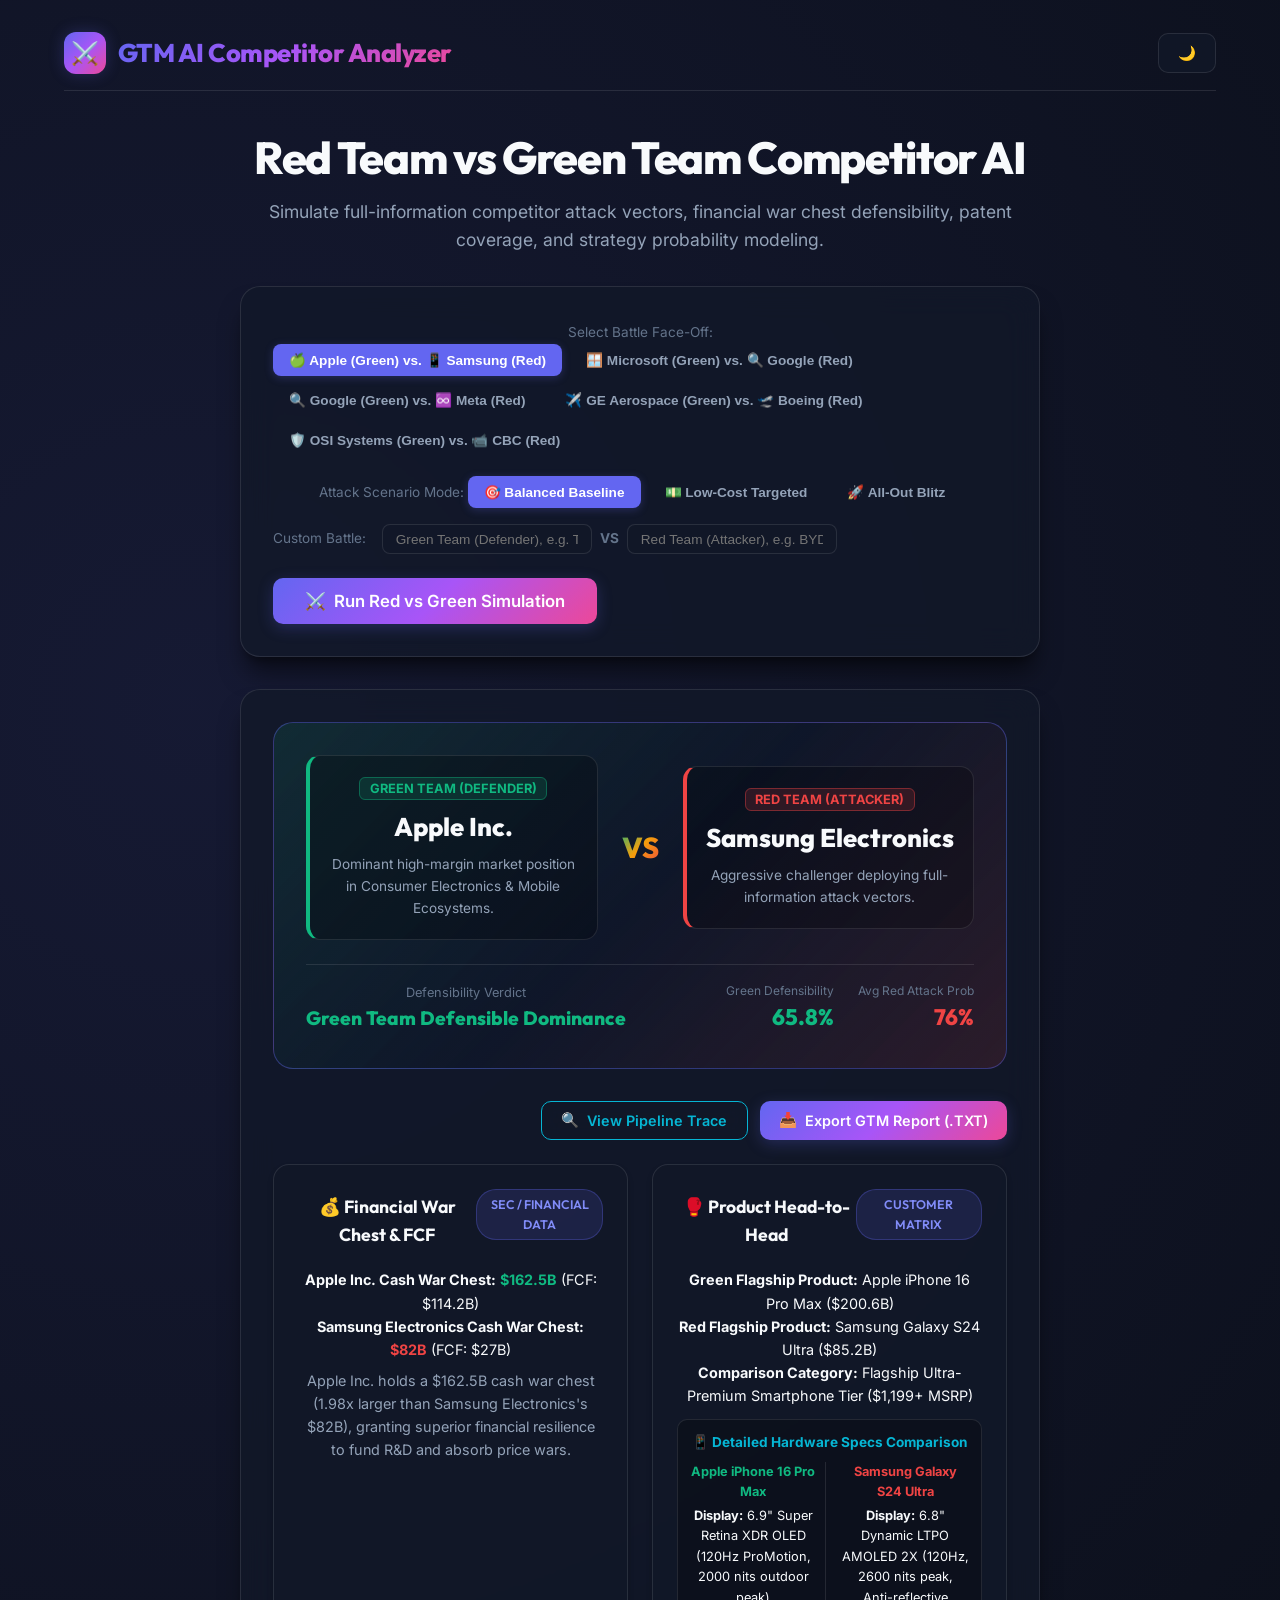
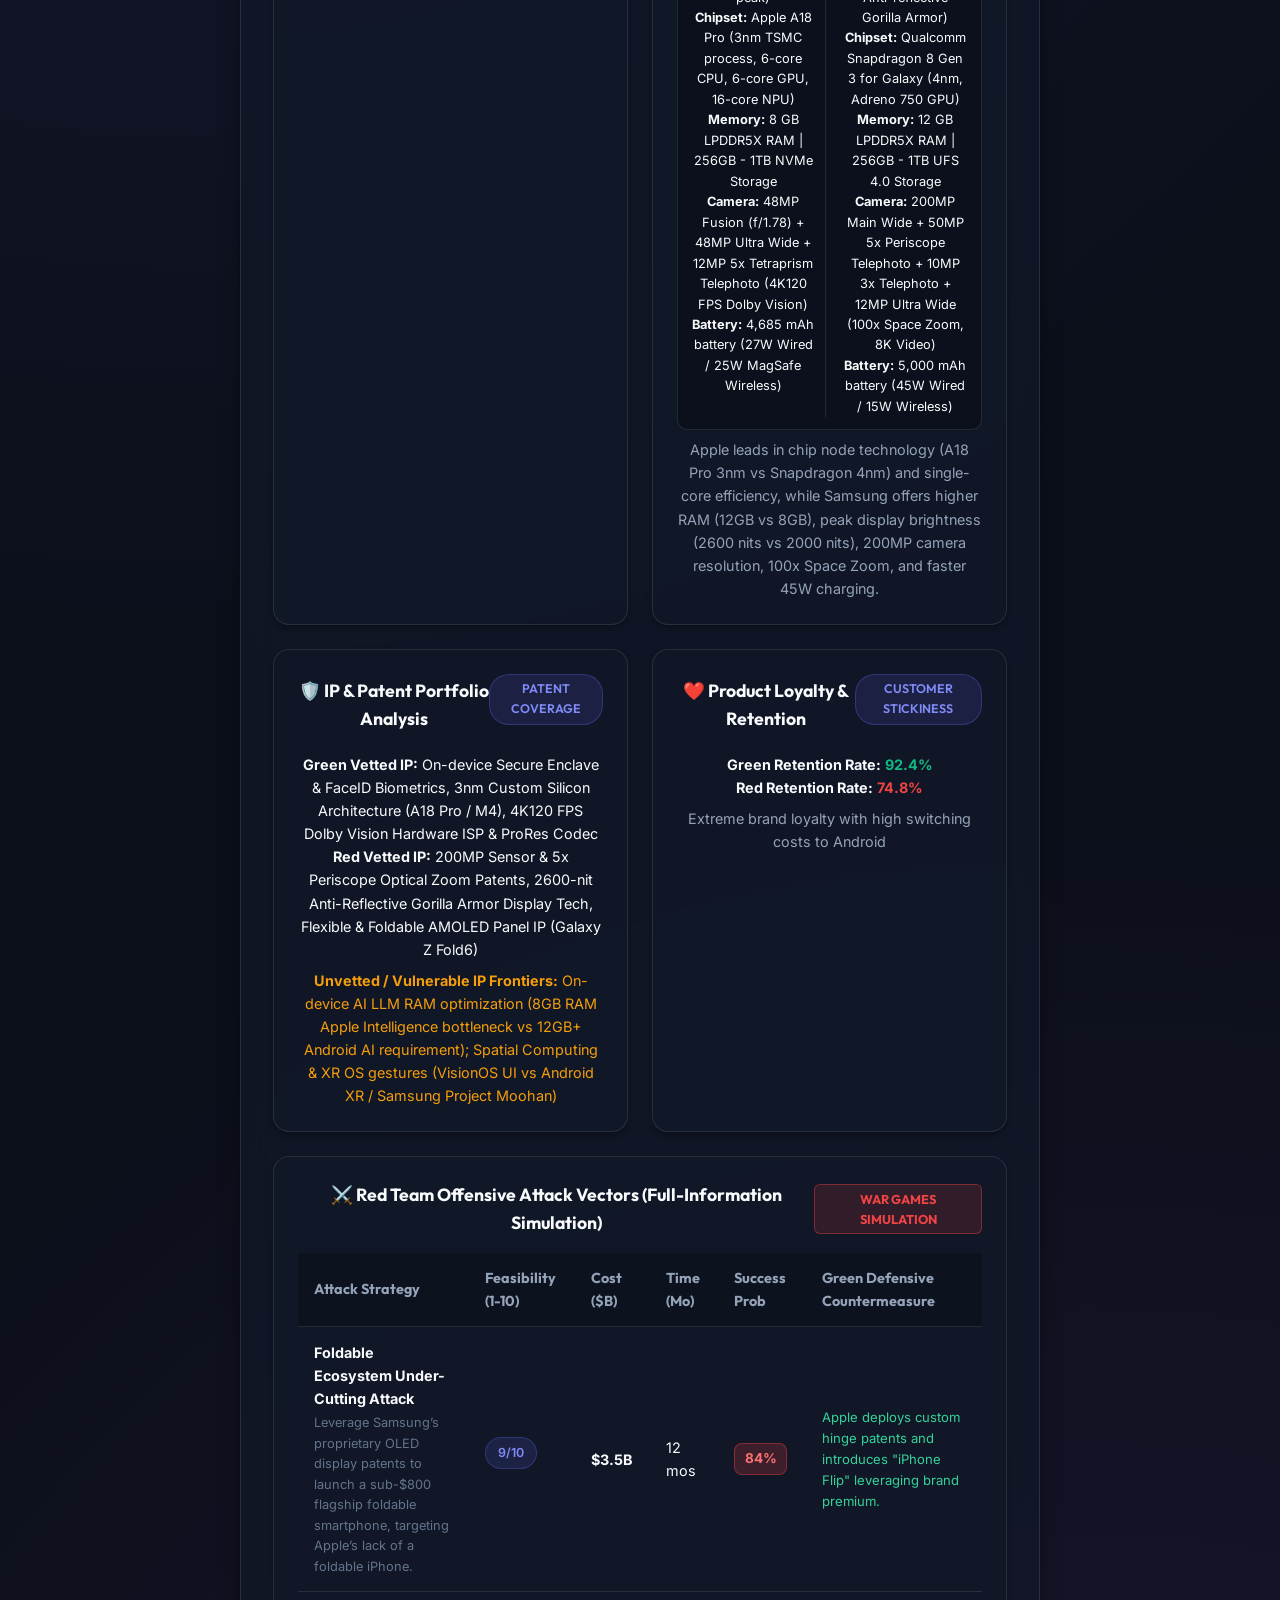
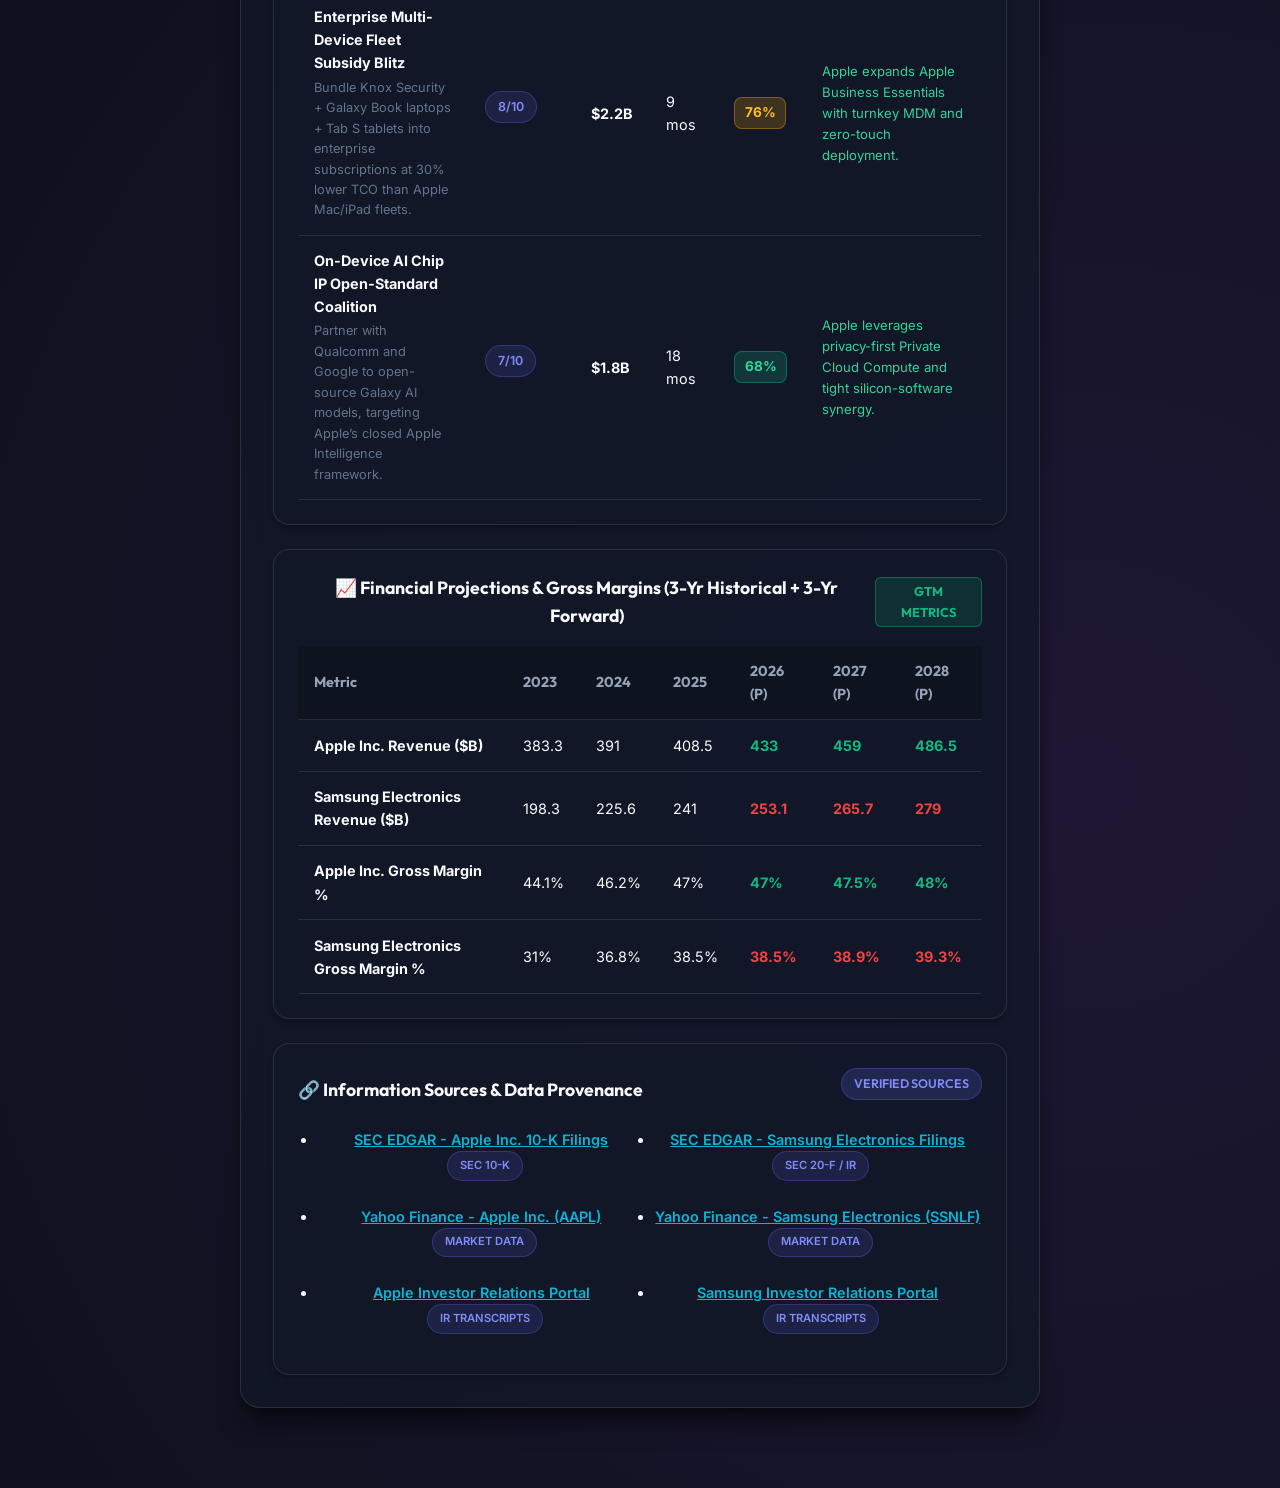
<file: GTM/index.html>
<!DOCTYPE html>
<html lang="en" data-theme="dark">
<head>
  <meta charset="UTF-8">
  <meta name="viewport" content="width=device-width, initial-scale=1.0">
  <title>GTM Red Team vs Green Team AI Competitor Analyzer</title>
  <meta name="description" content="Simulate full-information competitor attack vectors, financial war chest defensibility, patent coverage, and strategy probability modeling.">
  <link rel="stylesheet" href="styles.css">
</head>
<body>
  <div class="container">
    <!-- Header -->
    <header>
      <div class="logo-group">
        <div class="logo-icon">⚔️</div>
        <div class="logo-text">GTM AI Competitor Analyzer</div>
      </div>
      <div class="header-actions">
        <button id="theme-toggle-btn" class="btn" title="Toggle Theme">
          <span id="theme-icon">🌙</span>
        </button>
      </div>
    </header>

    <!-- GTM Red Team vs Green Team Pipeline Section -->
    <section id="gtm-section" style="display: block;" class="hero-section">
      <h1 class="hero-title">Red Team vs Green Team Competitor AI</h1>
      <p class="hero-subtitle">Simulate full-information competitor attack vectors, financial war chest defensibility, patent coverage, and strategy probability modeling.</p>

      <div class="glass-panel" style="margin-bottom:2rem;">
        <div style="display:flex; justify-content:space-between; align-items:center; flex-wrap:wrap; gap:1.5rem;">
          <div>
            <span class="quick-picks-label">Select Battle Face-Off:</span>
            <div id="gtm-preset-pills" style="display:inline-flex; gap:0.5rem; flex-wrap:wrap; margin-bottom:0.75rem;">
              <button class="depth-tab active" data-company="apple-vs-samsung">🍏 Apple (Green) vs. 📱 Samsung (Red)</button>
              <button class="depth-tab" data-company="microsoft-vs-google">🪟 Microsoft (Green) vs. 🔍 Google (Red)</button>
              <button class="depth-tab" data-company="google-vs-meta">🔍 Google (Green) vs. ♾️ Meta (Red)</button>
              <button class="depth-tab" data-company="ge-vs-ba">✈️ GE Aerospace (Green) vs. 🛫 Boeing (Red)</button>
              <button class="depth-tab" data-company="osis-vs-cbc">🛡️ OSI Systems (Green) vs. 📹 CBC (Red)</button>
            </div>
            
            <div style="margin-top:0.5rem;">
              <span class="quick-picks-label">Attack Scenario Mode:</span>
              <div id="gtm-scenario-pills" style="display:inline-flex; gap:0.5rem; flex-wrap:wrap;">
                <button class="depth-tab active" data-scenario="balanced">🎯 Balanced Baseline</button>
                <button class="depth-tab" data-scenario="low-cost">💵 Low-Cost Targeted</button>
                <button class="depth-tab" data-scenario="all-out">🚀 All-Out Blitz</button>
              </div>
            </div>

            <!-- Custom Company Input Fields -->
            <div style="margin-top:1rem; display:flex; gap:1rem; flex-wrap:wrap; align-items:center;">
              <span class="quick-picks-label">Custom Battle:</span>
              <div style="display:flex; gap:0.5rem; flex-wrap:wrap; align-items:center;">
                <input type="text" id="custom-green-input" placeholder="Green Team (Defender), e.g. Tesla" style="background:var(--bg-card); border:1px solid var(--border-color); color:var(--text-primary); padding:0.4rem 0.8rem; border-radius:8px; font-size:0.85rem; width:210px;" />
                <span style="font-weight:bold; color:var(--text-muted); font-size:0.85rem;">VS</span>
                <input type="text" id="custom-red-input" placeholder="Red Team (Attacker), e.g. BYD" style="background:var(--bg-card); border:1px solid var(--border-color); color:var(--text-primary); padding:0.4rem 0.8rem; border-radius:8px; font-size:0.85rem; width:210px;" />
              </div>
            </div>
          </div>
          <button id="run-gtm-btn" class="btn btn-primary" style="padding: 0.8rem 2rem; font-size:1.05rem;">
            <span>⚔️</span> Run Red vs Green Simulation
          </button>
        </div>
      </div>

      <div id="gtm-results-container" class="glass-panel">
        <!-- Banner & Header -->
        <div class="gtm-banner">
          <div class="gtm-banner-grid">
            <div class="team-card green">
              <span class="green-tag">GREEN TEAM (DEFENDER)</span>
              <h2 id="gtm-green-title" style="font-family:var(--font-heading); font-size:1.6rem; font-weight:800; margin:0.4rem 0;">Apple Inc.</h2>
              <div id="gtm-green-overview" style="font-size:0.85rem; color:var(--text-secondary);">High-margin integrated hardware-software ecosystem.</div>
            </div>
            <div class="versus-badge">VS</div>
            <div class="team-card red">
              <span class="red-tag">RED TEAM (ATTACKER)</span>
              <h2 id="gtm-red-title" style="font-family:var(--font-heading); font-size:1.6rem; font-weight:800; margin:0.4rem 0;">Samsung Electronics</h2>
              <div id="gtm-red-overview" style="font-size:0.85rem; color:var(--text-secondary);">Vertically integrated display & chip hardware giant.</div>
            </div>
          </div>

          <div style="margin-top:1.5rem; padding-top:1rem; border-top:1px solid var(--border-color); display:flex; justify-content:space-between; align-items:center; flex-wrap:wrap; gap:1rem;">
            <div>
              <div style="font-size:0.8rem; color:var(--text-muted);">Defensibility Verdict</div>
              <div id="gtm-verdict-title" style="font-family:var(--font-heading); font-size:1.2rem; font-weight:800; color:#10b981;">Green Team Defensible Dominance</div>
            </div>
            <div style="display:flex; gap:0.5rem; align-items:center;">
              <div style="text-align:right;">
                <div style="font-size:0.75rem; color:var(--text-muted);">Green Defensibility</div>
                <div id="gtm-defensibility-score" style="font-family:var(--font-heading); font-size:1.4rem; font-weight:800; color:#10b981;">72.5%</div>
              </div>
              <div style="text-align:right; margin-left:1rem;">
                <div style="font-size:0.75rem; color:var(--text-muted);">Avg Red Attack Prob</div>
                <div id="gtm-attack-score" style="font-family:var(--font-heading); font-size:1.4rem; font-weight:800; color:#ef4444;">76.0%</div>
              </div>
            </div>
          </div>
        </div>

        <!-- Action Bar -->
        <div style="display:flex; justify-content:flex-end; gap:0.75rem; margin-bottom:1.5rem;">
          <button id="view-gtm-trace-btn" class="btn" style="border-color:var(--accent-secondary); color:var(--accent-secondary);"><span>🔍</span> View Pipeline Trace</button>
          <button id="export-gtm-btn" class="btn btn-primary"><span>📥</span> Export GTM Report (.TXT)</button>
        </div>

        <!-- Financial War Chest & Head to Head Grid -->
        <div class="gtm-grid-2">
          <div class="gtm-stat-card">
            <div class="gtm-stat-header">
              <span>💰 Financial War Chest & FCF</span>
              <span class="badge">SEC / Financial Data</span>
            </div>
            <div id="gtm-warchest-body" style="font-size:0.9rem; line-height:1.6;"></div>
          </div>

          <div class="gtm-stat-card">
            <div class="gtm-stat-header">
              <span>🥊 Product Head-to-Head</span>
              <span class="badge">Customer Matrix</span>
            </div>
            <div id="gtm-headtohead-body" style="font-size:0.9rem; line-height:1.6;"></div>
          </div>
        </div>

        <!-- IP Portfolio & Loyalty Cards -->
        <div class="gtm-grid-2">
          <div class="gtm-stat-card">
            <div class="gtm-stat-header">
              <span>🛡️ IP & Patent Portfolio Analysis</span>
              <span class="badge">Patent Coverage</span>
            </div>
            <div id="gtm-ip-body" style="font-size:0.9rem; line-height:1.6;"></div>
          </div>

          <div class="gtm-stat-card">
            <div class="gtm-stat-header">
              <span>❤️ Product Loyalty & Retention</span>
              <span class="badge">Customer Stickiness</span>
            </div>
            <div id="gtm-loyalty-body" style="font-size:0.9rem; line-height:1.6;"></div>
          </div>
        </div>

        <!-- Red Team Offensive Strategies & War Games Simulation Table -->
        <div class="gtm-stat-card" style="margin-bottom:1.5rem;">
          <div class="gtm-stat-header">
            <span>⚔️ Red Team Offensive Attack Vectors (Full-Information Simulation)</span>
            <span class="red-tag">WAR GAMES SIMULATION</span>
          </div>
          <div class="gtm-table-container">
            <table class="gtm-table">
              <thead>
                <tr>
                  <th>Attack Strategy</th>
                  <th>Feasibility (1-10)</th>
                  <th>Cost ($B)</th>
                  <th>Time (Mo)</th>
                  <th>Success Prob</th>
                  <th>Green Defensive Countermeasure</th>
                </tr>
              </thead>
              <tbody id="gtm-strategies-table-body"></tbody>
            </table>
          </div>
        </div>

        <!-- Financial Projections Table -->
        <div class="gtm-stat-card" style="margin-bottom:1.5rem;">
          <div class="gtm-stat-header">
            <span>📈 Financial Projections & Gross Margins (3-Yr Historical + 3-Yr Forward)</span>
            <span class="green-tag">GTM METRICS</span>
          </div>
          <div class="gtm-table-container">
            <table class="gtm-table">
              <thead>
                <tr>
                  <th>Metric</th>
                  <th id="th-hist-1">2023</th>
                  <th id="th-hist-2">2024</th>
                  <th id="th-hist-3">2025</th>
                  <th id="th-fwd-1">2026 (P)</th>
                  <th id="th-fwd-2">2027 (P)</th>
                  <th id="th-fwd-3">2028 (P)</th>
                </tr>
              </thead>
              <tbody id="gtm-projections-table-body"></tbody>
            </table>
          </div>
        </div>

        <!-- Information Sources & Data Provenance Card -->
        <div class="gtm-stat-card">
          <div class="gtm-stat-header">
            <span>🔗 Information Sources & Data Provenance</span>
            <span class="badge" style="background:rgba(99,102,241,0.2); color:#818cf8;">VERIFIED SOURCES</span>
          </div>
          <div id="gtm-sources-body" style="font-size:0.9rem; line-height:1.6;"></div>
        </div>
      </div>
    </section>
  </div>

  <!-- Saved Library Modal Drawer -->
  <div id="modal-overlay" class="modal-overlay">
    <div class="modal-drawer">
      <div class="modal-header">
        <h3 style="font-family:var(--font-heading); font-size:1.4rem; font-weight:800;">🔖 Saved Library</h3>
        <button id="close-modal-btn" class="btn btn-sm">✖</button>
      </div>
      <div id="saved-list-container"></div>
    </div>
  </div>

  <!-- Traceability Modal Drawer -->
  <div id="trace-modal-overlay" class="modal-overlay">
    <div class="modal-drawer" style="max-width: 550px;">
      <div class="modal-header">
        <div>
          <h3 style="font-family:var(--font-heading); font-size:1.4rem; font-weight:800; color:var(--accent-secondary);">🔍 Execution Trace Log</h3>
          <p style="font-size:0.8rem; color:var(--text-muted);">Step-by-step summary generation provenance & reasoning pipeline</p>
        </div>
        <button id="close-trace-modal-btn" class="btn btn-sm">✖</button>
      </div>
      <div id="trace-confidence-header" style="margin-bottom:1rem; background:rgba(99,102,241,0.1); border:1px solid var(--border-color-glow); padding:0.75rem 1rem; border-radius:12px; display:flex; justify-content:space-between; align-items:center;">
        <span style="font-weight:700; font-size:0.9rem;">Trace Confidence Metric</span>
        <span id="trace-confidence-score" class="badge" style="margin:0;">100%</span>
      </div>
      <div id="trace-timeline-container" class="trace-timeline"></div>
    </div>
  </div>

  <!-- Toast Notification -->
  <div id="toast" class="toast">Saved to library!</div>

  <script type="module" src="app.js"></script>
</body>
</html>
</file>
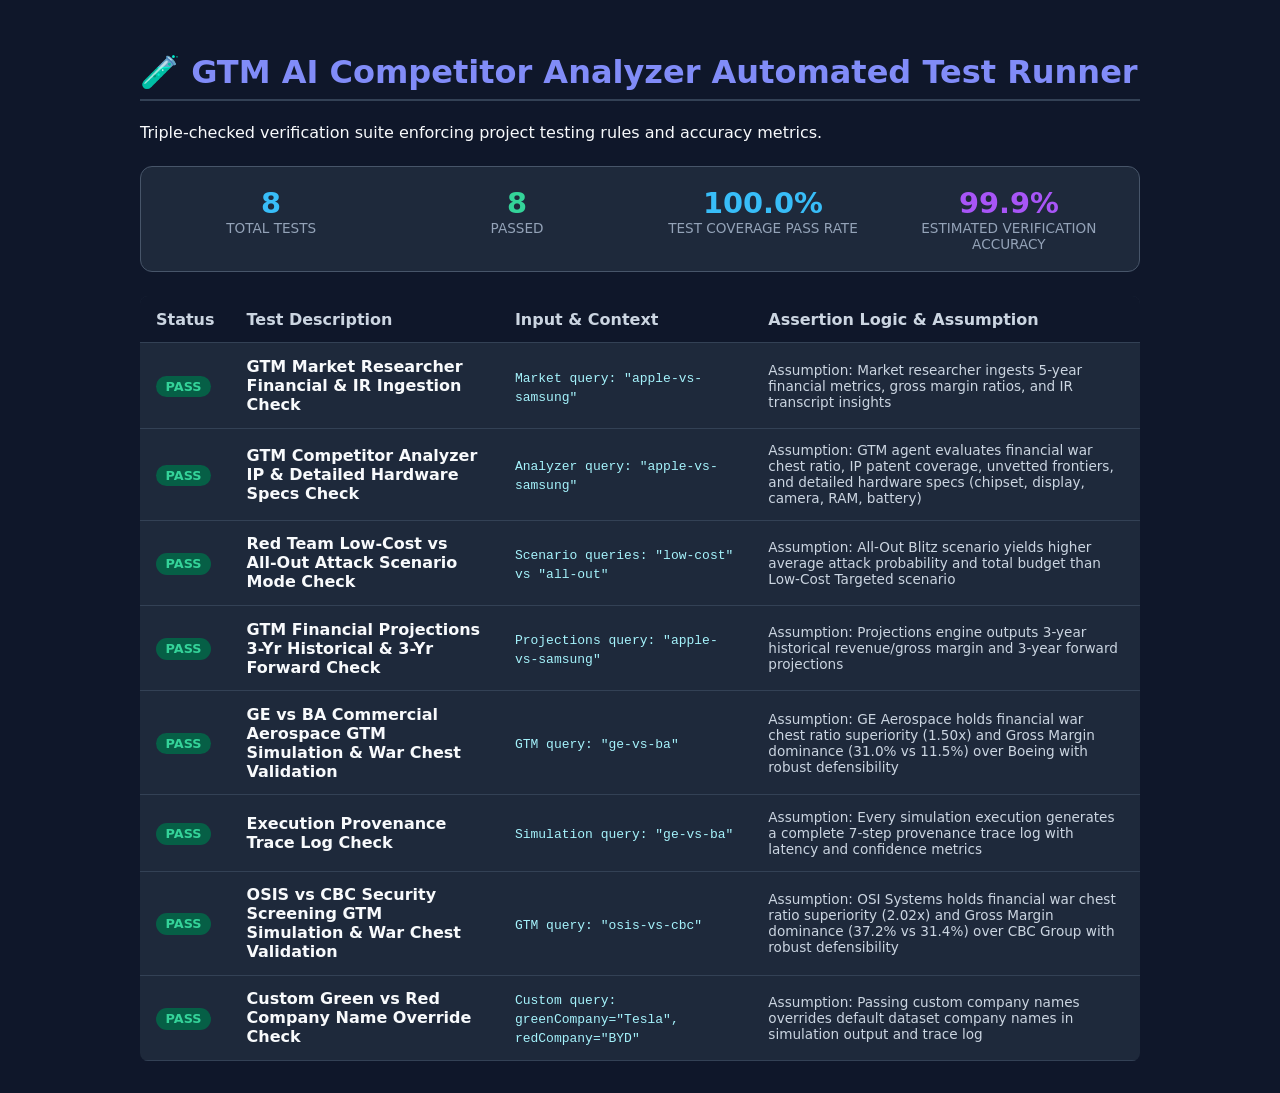
<file: GTM/test-runner.html>
<!DOCTYPE html>
<html lang="en">
<head>
  <meta charset="UTF-8">
  <title>GTM Competitor AI - Automated Test Runner & Verification</title>
  <style>
    body {
      font-family: 'Segoe UI', system-ui, -apple-system, sans-serif;
      background: #0f172a;
      color: #f8fafc;
      padding: 2rem;
      max-width: 1000px;
      margin: 0 auto;
    }
    h1 {
      color: #818cf8;
      border-bottom: 2px solid #334155;
      padding-bottom: 0.5rem;
    }
    .metrics-bar {
      display: flex;
      gap: 1.5rem;
      margin: 1.5rem 0;
      background: #1e293b;
      padding: 1.2rem;
      border-radius: 12px;
      border: 1px solid #475569;
    }
    .metric-card {
      flex: 1;
      text-align: center;
    }
    .metric-val {
      font-size: 1.8rem;
      font-weight: 700;
      color: #38bdf8;
    }
    .metric-lbl {
      font-size: 0.85rem;
      color: #94a3b8;
      text-transform: uppercase;
    }
    table {
      width: 100%;
      border-collapse: collapse;
      margin-top: 1rem;
      background: #1e293b;
      border-radius: 8px;
      overflow: hidden;
    }
    th, td {
      padding: 0.85rem 1rem;
      text-align: left;
      border-bottom: 1px solid #334155;
    }
    th {
      background: #0f172a;
      color: #cbd5e1;
    }
    .badge-pass {
      background: #065f46;
      color: #34d399;
      padding: 0.2rem 0.6rem;
      border-radius: 12px;
      font-weight: 700;
      font-size: 0.8rem;
    }
    .badge-fail {
      background: #991b1b;
      color: #f87171;
      padding: 0.2rem 0.6rem;
      border-radius: 12px;
      font-weight: 700;
      font-size: 0.8rem;
    }
  </style>
</head>
<body>
  <h1>🧪 GTM AI Competitor Analyzer Automated Test Runner</h1>
  <p>Triple-checked verification suite enforcing project testing rules and accuracy metrics.</p>

  <div class="metrics-bar">
    <div class="metric-card">
      <div id="total-tests" class="metric-val">-</div>
      <div class="metric-lbl">Total Tests</div>
    </div>
    <div class="metric-card">
      <div id="passed-tests" class="metric-val" style="color:#34d399;">-</div>
      <div class="metric-lbl">Passed</div>
    </div>
    <div class="metric-card">
      <div id="test-coverage" class="metric-val">-</div>
      <div class="metric-lbl">Test Coverage Pass Rate</div>
    </div>
    <div class="metric-card">
      <div id="est-accuracy" class="metric-val" style="color:#a855f7;">-</div>
      <div class="metric-lbl">Estimated Verification Accuracy</div>
    </div>
  </div>

  <table>
    <thead>
      <tr>
        <th>Status</th>
        <th>Test Description</th>
        <th>Input & Context</th>
        <th>Assertion Logic & Assumption</th>
      </tr>
    </thead>
    <tbody id="test-table-body"></tbody>
  </table>

  <script type="module">
    import { runAllTests } from './tests.js';

    document.addEventListener('DOMContentLoaded', () => {
      const { results, passedCount, failedCount, totalTests, coverageMetric, estimatedVerificationAccuracy } = runAllTests();

      document.getElementById('total-tests').textContent = totalTests;
      document.getElementById('passed-tests').textContent = passedCount;
      document.getElementById('test-coverage').textContent = `${coverageMetric}%`;
      document.getElementById('est-accuracy').textContent = `${estimatedVerificationAccuracy}%`;

      const tbody = document.getElementById('test-table-body');
      tbody.innerHTML = results.map(r => `
        <tr>
          <td><span class="${r.status === 'PASS' ? 'badge-pass' : 'badge-fail'}">${r.status}</span></td>
          <td><strong>${r.description}</strong></td>
          <td><code style="color:#a5f3fc;">${r.inputSummary}</code></td>
          <td><div style="font-size:0.85rem; color:#cbd5e1;">${r.assumption}</div></td>
        </tr>
      `).join('');
    });
  </script>
</body>
</html>
</file>
<file: GTM/styles.css>
/* modern aesthetic styles for Story Summarizer with Traceability */
@import url('https://fonts.googleapis.com/css2?family=Inter:wght@300;400;500;600;700&family=Outfit:wght@400;500;600;700;800&family=Fira+Code:wght@400;500&display=swap');

:root {
  --font-heading: 'Outfit', sans-serif;
  --font-body: 'Inter', sans-serif;
  --font-code: 'Fira Code', monospace;

  /* Dark theme palette */
  --bg-main: #0b0f19;
  --bg-card: rgba(18, 24, 40, 0.75);
  --bg-card-hover: rgba(26, 34, 56, 0.85);
  --bg-input: rgba(15, 23, 42, 0.8);
  --border-color: rgba(255, 255, 255, 0.1);
  --border-color-glow: rgba(99, 102, 241, 0.4);

  --text-primary: #f8fafc;
  --text-secondary: #94a3b8;
  --text-muted: #64748b;

  --accent-primary: #6366f1;
  --accent-primary-hover: #4f46e5;
  --accent-secondary: #06b6d4;
  --accent-gradient: linear-gradient(135deg, #6366f1 0%, #a855f7 50%, #ec4899 100%);
  --accent-glow: rgba(99, 102, 241, 0.25);

  --badge-bg: rgba(99, 102, 241, 0.15);
  --badge-border: rgba(99, 102, 241, 0.3);
  --badge-text: #818cf8;

  --shadow-sm: 0 4px 6px -1px rgba(0, 0, 0, 0.3);
  --shadow-lg: 0 20px 25px -5px rgba(0, 0, 0, 0.5), 0 8px 10px -6px rgba(0, 0, 0, 0.4);
}

[data-theme="light"] {
  --bg-main: #f8fafc;
  --bg-card: rgba(255, 255, 255, 0.85);
  --bg-card-hover: rgba(255, 255, 255, 0.95);
  --bg-input: #ffffff;
  --border-color: rgba(0, 0, 0, 0.1);
  --border-color-glow: rgba(99, 102, 241, 0.5);

  --text-primary: #0f172a;
  --text-secondary: #475569;
  --text-muted: #64748b;

  --badge-bg: rgba(99, 102, 241, 0.1);
  --badge-border: rgba(99, 102, 241, 0.25);
  --badge-text: #4f46e5;

  --shadow-sm: 0 4px 6px -1px rgba(0, 0, 0, 0.05);
  --shadow-lg: 0 20px 25px -5px rgba(0, 0, 0, 0.1);
}

* {
  box-sizing: border-box;
  margin: 0;
  padding: 0;
}

body {
  font-family: var(--font-body);
  background-color: var(--bg-main);
  color: var(--text-primary);
  min-height: 100vh;
  line-height: 1.6;
  overflow-x: hidden;
  transition: background-color 0.3s ease, color 0.3s ease;
  background-image: 
    radial-gradient(circle at 15% 15%, rgba(99, 102, 241, 0.12) 0%, transparent 40%),
    radial-gradient(circle at 85% 85%, rgba(168, 85, 247, 0.12) 0%, transparent 40%);
}

.container {
  max-width: 1200px;
  margin: 0 auto;
  padding: 2rem 1.5rem;
}

/* Header & Nav */
header {
  display: flex;
  justify-content: space-between;
  align-items: center;
  margin-bottom: 2.5rem;
  padding-bottom: 1rem;
  border-bottom: 1px solid var(--border-color);
}

.logo-group {
  display: flex;
  align-items: center;
  gap: 0.75rem;
}

.logo-icon {
  width: 42px;
  height: 42px;
  border-radius: 12px;
  background: var(--accent-gradient);
  display: flex;
  align-items: center;
  justify-content: center;
  font-size: 1.4rem;
  box-shadow: 0 0 15px var(--accent-glow);
}

.logo-text {
  font-family: var(--font-heading);
  font-size: 1.6rem;
  font-weight: 800;
  background: var(--accent-gradient);
  -webkit-background-clip: text;
  -webkit-text-fill-color: transparent;
  letter-spacing: -0.02em;
}

.header-actions {
  display: flex;
  align-items: center;
  gap: 1rem;
}

/* Glass Buttons */
.btn {
  font-family: var(--font-body);
  font-weight: 600;
  font-size: 0.9rem;
  padding: 0.6rem 1.2rem;
  border-radius: 10px;
  border: 1px solid var(--border-color);
  background: var(--bg-card);
  color: var(--text-primary);
  cursor: pointer;
  display: inline-flex;
  align-items: center;
  gap: 0.5rem;
  transition: all 0.2s ease;
  backdrop-filter: blur(10px);
}

.btn:hover {
  background: var(--bg-card-hover);
  border-color: var(--border-color-glow);
  transform: translateY(-2px);
}

.btn-primary {
  background: var(--accent-gradient);
  border: none;
  color: #ffffff;
  box-shadow: 0 4px 15px var(--accent-glow);
}

.btn-primary:hover {
  opacity: 0.95;
  box-shadow: 0 6px 20px rgba(99, 102, 241, 0.4);
}

.btn-sm {
  padding: 0.4rem 0.8rem;
  font-size: 0.8rem;
}

/* Hero & Search Form */
.hero-section {
  text-align: center;
  max-width: 800px;
  margin: 0 auto 3rem auto;
}

.hero-title {
  font-family: var(--font-heading);
  font-size: 2.8rem;
  font-weight: 800;
  line-height: 1.2;
  margin-bottom: 0.8rem;
  letter-spacing: -0.03em;
}

.hero-subtitle {
  color: var(--text-secondary);
  font-size: 1.1rem;
  margin-bottom: 2rem;
}

/* Glass Card */
.glass-panel {
  background: var(--bg-card);
  backdrop-filter: blur(16px);
  -webkit-backdrop-filter: blur(16px);
  border: 1px solid var(--border-color);
  border-radius: 20px;
  padding: 2rem;
  box-shadow: var(--shadow-lg);
  transition: border-color 0.3s ease;
}

.glass-panel:hover {
  border-color: rgba(255, 255, 255, 0.18);
}

.search-grid {
  display: grid;
  grid-template-columns: 1fr 1fr;
  gap: 1.2rem;
  margin-bottom: 1.5rem;
}

@media (max-width: 640px) {
  .search-grid {
    grid-template-columns: 1fr;
  }
  .hero-title {
    font-size: 2rem;
  }
}

.input-group {
  display: flex;
  flex-direction: column;
  gap: 0.4rem;
  text-align: left;
}

.input-label {
  font-size: 0.85rem;
  font-weight: 600;
  color: var(--text-secondary);
  text-transform: uppercase;
  letter-spacing: 0.05em;
}

.input-field {
  width: 100%;
  padding: 0.8rem 1rem;
  border-radius: 12px;
  border: 1px solid var(--border-color);
  background: var(--bg-input);
  color: var(--text-primary);
  font-family: var(--font-body);
  font-size: 0.95rem;
  outline: none;
  transition: all 0.2s ease;
}

.input-field:focus {
  border-color: var(--accent-primary);
  box-shadow: 0 0 0 3px var(--accent-glow);
}

/* Quick Select Pills */
.quick-picks {
  display: flex;
  align-items: center;
  gap: 0.5rem;
  flex-wrap: wrap;
  margin-top: 1rem;
  justify-content: center;
}

.quick-picks-label {
  font-size: 0.85rem;
  color: var(--text-muted);
}

.chip-btn {
  background: rgba(255, 255, 255, 0.05);
  border: 1px solid var(--border-color);
  border-radius: 20px;
  padding: 0.35rem 0.85rem;
  font-size: 0.8rem;
  color: var(--text-secondary);
  cursor: pointer;
  transition: all 0.2s ease;
}

.chip-btn:hover {
  background: var(--badge-bg);
  color: var(--badge-text);
  border-color: var(--badge-border);
}

/* Controls Bar */
.depth-selector {
  display: flex;
  align-items: center;
  justify-content: center;
  gap: 0.5rem;
  background: var(--bg-input);
  padding: 0.3rem;
  border-radius: 12px;
  border: 1px solid var(--border-color);
  width: fit-content;
  margin: 1rem auto 0 auto;
}

.depth-tab {
  padding: 0.5rem 1rem;
  border-radius: 8px;
  font-size: 0.85rem;
  font-weight: 600;
  color: var(--text-secondary);
  cursor: pointer;
  border: none;
  background: transparent;
  transition: all 0.2s ease;
}

.depth-tab.active {
  background: var(--accent-primary);
  color: #ffffff;
  box-shadow: 0 2px 8px var(--accent-glow);
}

/* Results Display Area */
.summary-container {
  display: flex;
  flex-direction: column;
  gap: 2rem;
}

.story-header-card {
  display: flex;
  justify-content: space-between;
  align-items: flex-start;
  gap: 1.5rem;
  flex-wrap: wrap;
}

.story-meta {
  flex: 1;
}

.badge {
  display: inline-flex;
  align-items: center;
  gap: 0.4rem;
  padding: 0.3rem 0.75rem;
  border-radius: 20px;
  background: var(--badge-bg);
  border: 1px solid var(--badge-border);
  color: var(--badge-text);
  font-size: 0.78rem;
  font-weight: 600;
  text-transform: uppercase;
  margin-bottom: 0.75rem;
}

.story-title {
  font-family: var(--font-heading);
  font-size: 2.2rem;
  font-weight: 800;
  margin-bottom: 0.25rem;
  line-height: 1.2;
}

.story-author {
  font-size: 1.1rem;
  color: var(--accent-secondary);
  font-weight: 600;
  margin-bottom: 1rem;
}

.story-logline {
  font-size: 1.05rem;
  color: var(--text-secondary);
  font-style: italic;
  line-height: 1.5;
  border-left: 3px solid var(--accent-primary);
  padding-left: 1rem;
}

.story-stats {
  display: flex;
  gap: 1rem;
  flex-wrap: wrap;
}

.stat-box {
  background: rgba(255, 255, 255, 0.03);
  border: 1px solid var(--border-color);
  padding: 0.75rem 1.2rem;
  border-radius: 12px;
  text-align: center;
}

.stat-value {
  font-family: var(--font-heading);
  font-size: 1.3rem;
  font-weight: 700;
  color: var(--accent-secondary);
}

.stat-label {
  font-size: 0.75rem;
  color: var(--text-muted);
  text-transform: uppercase;
}

/* Audio Player Bar */
.audio-player-bar {
  display: flex;
  align-items: center;
  justify-content: space-between;
  background: rgba(99, 102, 241, 0.08);
  border: 1px solid var(--border-color-glow);
  padding: 0.8rem 1.5rem;
  border-radius: 14px;
  gap: 1rem;
  flex-wrap: wrap;
}

.audio-controls {
  display: flex;
  align-items: center;
  gap: 0.75rem;
}

/* Grid layout for detailed sections */
.content-grid {
  display: grid;
  grid-template-columns: 2fr 1fr;
  gap: 1.5rem;
}

@media (max-width: 900px) {
  .content-grid {
    grid-template-columns: 1fr;
  }
}

.section-title {
  font-family: var(--font-heading);
  font-size: 1.3rem;
  font-weight: 700;
  margin-bottom: 1rem;
  display: flex;
  align-items: center;
  gap: 0.5rem;
}

.summary-text {
  font-size: 1rem;
  color: var(--text-primary);
  line-height: 1.8;
  white-space: pre-line;
}

/* Feature Cards */
.theme-card, .character-card, .quote-card {
  background: rgba(255, 255, 255, 0.02);
  border: 1px solid var(--border-color);
  border-radius: 12px;
  padding: 1rem;
  margin-bottom: 0.8rem;
  transition: all 0.2s ease;
}

.theme-card:hover, .character-card:hover, .quote-card:hover {
  background: rgba(255, 255, 255, 0.05);
  border-color: var(--border-color-glow);
}

.theme-name {
  font-weight: 700;
  color: var(--accent-secondary);
  font-size: 0.95rem;
  margin-bottom: 0.3rem;
}

.theme-desc {
  font-size: 0.85rem;
  color: var(--text-secondary);
}

.character-name {
  font-weight: 700;
  font-size: 0.95rem;
}

.character-role {
  font-size: 0.75rem;
  color: var(--accent-primary);
  font-weight: 600;
  margin-bottom: 0.3rem;
}

.quote-text {
  font-style: italic;
  color: var(--text-primary);
  font-size: 0.95rem;
  margin-bottom: 0.4rem;
}

.quote-context {
  font-size: 0.75rem;
  color: var(--text-muted);
}

/* Modal Drawer for Saved Summaries & Traceability */
.modal-overlay {
  position: fixed;
  top: 0;
  left: 0;
  right: 0;
  bottom: 0;
  background: rgba(0, 0, 0, 0.7);
  backdrop-filter: blur(8px);
  z-index: 100;
  display: flex;
  justify-content: flex-end;
  opacity: 0;
  pointer-events: none;
  transition: opacity 0.3s ease;
}

.modal-overlay.active {
  opacity: 1;
  pointer-events: auto;
}

.modal-drawer {
  width: 100%;
  max-width: 500px;
  background: var(--bg-main);
  height: 100%;
  padding: 2rem;
  overflow-y: auto;
  border-left: 1px solid var(--border-color);
  box-shadow: -10px 0 30px rgba(0, 0, 0, 0.5);
  display: flex;
  flex-direction: column;
}

.modal-header {
  display: flex;
  justify-content: space-between;
  align-items: center;
  margin-bottom: 1.5rem;
  padding-bottom: 1rem;
  border-bottom: 1px solid var(--border-color);
}

.saved-item {
  background: var(--bg-card);
  border: 1px solid var(--border-color);
  border-radius: 12px;
  padding: 1rem;
  margin-bottom: 1rem;
  cursor: pointer;
  transition: all 0.2s ease;
}

.saved-item:hover {
  border-color: var(--accent-primary);
  transform: translateX(-3px);
}

/* Traceability Timeline UI */
.trace-timeline {
  display: flex;
  flex-direction: column;
  gap: 1.2rem;
  margin-top: 1rem;
}

.trace-step {
  position: relative;
  padding-left: 1.8rem;
  border-left: 2px solid var(--border-color-glow);
}

.trace-step::before {
  content: attr(data-step);
  position: absolute;
  left: -0.85rem;
  top: 0;
  width: 1.6rem;
  height: 1.6rem;
  border-radius: 50%;
  background: var(--accent-primary);
  color: white;
  font-size: 0.75rem;
  font-weight: 700;
  display: flex;
  align-items: center;
  justify-content: center;
  box-shadow: 0 0 8px var(--accent-glow);
}

.trace-step-name {
  font-family: var(--font-heading);
  font-size: 1rem;
  font-weight: 700;
  color: var(--accent-secondary);
  margin-bottom: 0.2rem;
}

.trace-step-detail {
  font-family: var(--font-code);
  font-size: 0.82rem;
  color: var(--text-secondary);
  background: rgba(0, 0, 0, 0.3);
  padding: 0.6rem 0.8rem;
  border-radius: 8px;
  border: 1px solid var(--border-color);
}

/* Toast alert */
.toast {
  position: fixed;
  bottom: 2rem;
  right: 2rem;
  background: var(--accent-gradient);
  color: white;
  padding: 0.8rem 1.5rem;
  border-radius: 12px;
  font-weight: 600;
  box-shadow: 0 10px 25px rgba(0,0,0,0.4);
  z-index: 200;
  transform: translateY(100px);
  opacity: 0;
  transition: all 0.3s ease;
}

.toast.show {
  transform: translateY(0);
  opacity: 1;
}

/* ==========================================================================
   Red Team vs. Green Team AI Competitor Analyzer & GTM Pipeline Styles
   ========================================================================== */

/* Mode Switcher Tabs */
.mode-nav {
  display: flex;
  gap: 0.5rem;
  background: var(--bg-input);
  padding: 0.35rem;
  border-radius: 12px;
  border: 1px solid var(--border-color);
}

.mode-btn {
  padding: 0.5rem 1.1rem;
  border-radius: 8px;
  border: none;
  background: transparent;
  color: var(--text-secondary);
  font-family: var(--font-heading);
  font-weight: 600;
  font-size: 0.9rem;
  cursor: pointer;
  transition: all 0.2s ease;
}

.mode-btn.active {
  background: var(--accent-primary);
  color: white;
  box-shadow: 0 4px 12px var(--accent-glow);
}

/* Red vs Green Theme Color Tokens */
.green-tag {
  background: rgba(16, 185, 129, 0.15);
  border: 1px solid rgba(16, 185, 129, 0.4);
  color: #10b981;
  font-weight: 700;
  padding: 0.2rem 0.6rem;
  border-radius: 6px;
  font-size: 0.8rem;
}

.red-tag {
  background: rgba(239, 68, 68, 0.15);
  border: 1px solid rgba(239, 68, 68, 0.4);
  color: #ef4444;
  font-weight: 700;
  padding: 0.2rem 0.6rem;
  border-radius: 6px;
  font-size: 0.8rem;
}

/* GTM Header Banner */
.gtm-banner {
  background: linear-gradient(135deg, rgba(16, 185, 129, 0.12) 0%, rgba(15, 23, 42, 0.8) 50%, rgba(239, 68, 68, 0.12) 100%);
  border: 1px solid var(--border-color-glow);
  border-radius: 20px;
  padding: 2rem;
  margin-bottom: 2rem;
  position: relative;
  overflow: hidden;
}

.gtm-banner-grid {
  display: grid;
  grid-template-columns: 1fr auto 1fr;
  gap: 1.5rem;
  align-items: center;
}

.team-card {
  padding: 1.2rem;
  border-radius: 14px;
  background: rgba(0, 0, 0, 0.25);
  border: 1px solid var(--border-color);
}

.team-card.green {
  border-left: 4px solid #10b981;
}

.team-card.red {
  border-left: 4px solid #ef4444;
}

.versus-badge {
  font-family: var(--font-heading);
  font-weight: 800;
  font-size: 1.8rem;
  background: linear-gradient(135deg, #10b981, #f59e0b, #ef4444);
  -webkit-background-clip: text;
  -webkit-text-fill-color: transparent;
  text-align: center;
}

/* Financial War Chest & Grid Cards */
.gtm-grid-2 {
  display: grid;
  grid-template-columns: repeat(auto-fit, minmax(320px, 1fr));
  gap: 1.5rem;
  margin-bottom: 1.5rem;
}

.gtm-stat-card {
  background: var(--bg-card);
  border-radius: 16px;
  padding: 1.5rem;
  border: 1px solid var(--border-color);
  box-shadow: var(--shadow-sm);
}

.gtm-stat-header {
  font-family: var(--font-heading);
  font-size: 1.1rem;
  font-weight: 700;
  margin-bottom: 1rem;
  display: flex;
  justify-content: space-between;
  align-items: center;
}

/* Red Team Strategy Table */
.gtm-table-container {
  overflow-x: auto;
  margin-top: 1rem;
}

.gtm-table {
  width: 100%;
  border-collapse: collapse;
  text-align: left;
  font-size: 0.9rem;
}

.gtm-table th, .gtm-table td {
  padding: 0.85rem 1rem;
  border-bottom: 1px solid var(--border-color);
}

.gtm-table th {
  font-family: var(--font-heading);
  font-weight: 700;
  color: var(--text-secondary);
  background: rgba(0, 0, 0, 0.2);
}

.gtm-table tbody tr:hover {
  background: rgba(255, 255, 255, 0.03);
}

.prob-badge {
  display: inline-block;
  padding: 0.25rem 0.6rem;
  border-radius: 8px;
  font-weight: 700;
  font-size: 0.85rem;
}

.prob-badge.high {
  background: rgba(239, 68, 68, 0.2);
  color: #f87171;
  border: 1px solid rgba(239, 68, 68, 0.4);
}

.prob-badge.med {
  background: rgba(245, 158, 11, 0.2);
  color: #fbbf24;
  border: 1px solid rgba(245, 158, 11, 0.4);
}

.prob-badge.low {
  background: rgba(16, 185, 129, 0.2);
  color: #34d399;
  border: 1px solid rgba(16, 185, 129, 0.4);
}
</file>
